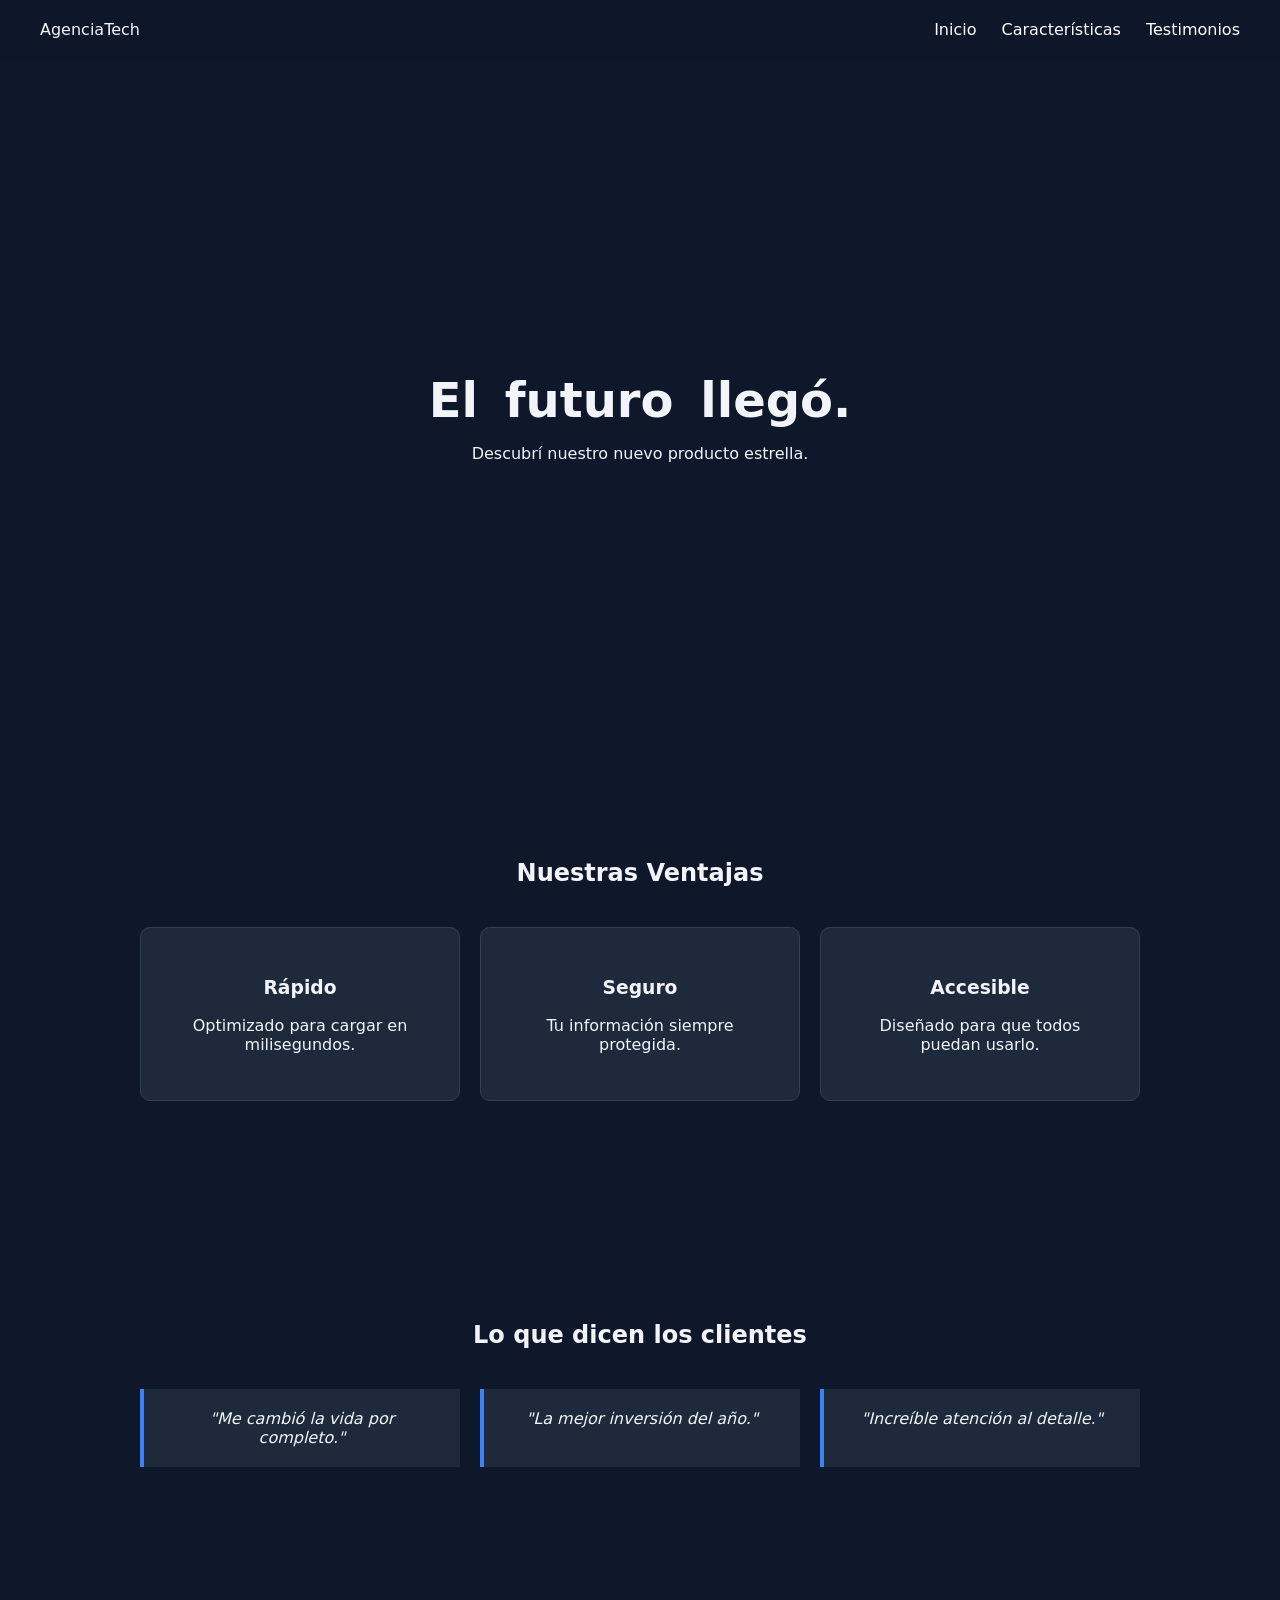
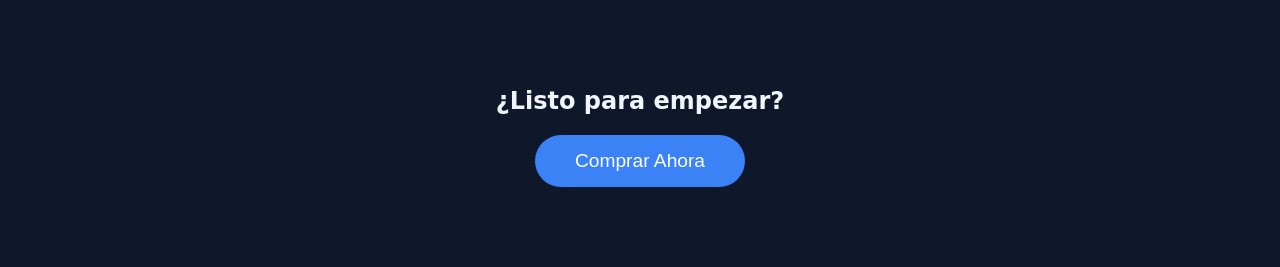
<file: modulo-01_html-css/ejercicio-07_animaciones/solucion/index.html>
<!DOCTYPE html>
<html lang="es">
<head>
    <meta charset="UTF-8">
    <meta name="viewport" content="width=device-width, initial-scale=1.0">
    <title>Landing Page - Animaciones de Alto Rendimiento</title>
    <link rel="stylesheet" href="styles.css">
    <link rel="stylesheet" href="animations.css">
</head>
<body>

    <div class="loader-container">
        <div class="loader"></div>
    </div>

    <nav class="navbar">
        <div class="logo">AgenciaTech</div>
        <div class="nav-links">
            <a href="#" class="nav-link">Inicio</a>
            <a href="#" class="nav-link">Características</a>
            <a href="#" class="nav-link">Testimonios</a>
        </div>
    </nav>

    <header class="hero">
        <div class="hero-content animar clip-reveal">
            <h1>
                <span class="animar fade-in palabra" style="--delay: 0.2s">El</span>
                <span class="animar fade-in palabra" style="--delay: 0.4s">futuro</span>
                <span class="animar fade-in palabra" style="--delay: 0.6s">llegó.</span>
            </h1>
            <p class="animar slide-up" style="--delay: 0.8s">Descubrí nuestro nuevo producto estrella.</p>
        </div>
    </header>

    <section class="features">
        <h2 class="animar fade-in">Nuestras Ventajas</h2>
        <div class="cards-grid">
            <div class="card animar slide-side" style="--delay: 0.1s">
                <h3>Rápido</h3>
                <p>Optimizado para cargar en milisegundos.</p>
            </div>
            <div class="card animar slide-side" style="--delay: 0.3s">
                <h3>Seguro</h3>
                <p>Tu información siempre protegida.</p>
            </div>
            <div class="card animar slide-side" style="--delay: 0.5s">
                <h3>Accesible</h3>
                <p>Diseñado para que todos puedan usarlo.</p>
            </div>
        </div>
    </section>

    <section class="testimonios">
        <h2 class="animar slide-up">Lo que dicen los clientes</h2>
        <div class="testimonios-grid">
            <blockquote class="animar fade-in" style="--delay: 0.2s">"Me cambió la vida por completo."</blockquote>
            <blockquote class="animar fade-in" style="--delay: 0.4s">"La mejor inversión del año."</blockquote>
            <blockquote class="animar fade-in" style="--delay: 0.6s">"Increíble atención al detalle."</blockquote>
        </div>
    </section>

    <section class="cta-section animar slide-up">
        <h2>¿Listo para empezar?</h2>
        <button class="btn-cta animar-respiracion">Comprar Ahora</button>
    </section>

    <script src="observer.js"></script>
</body>
</html>
</file>
<file: modulo-01_html-css/ejercicio-07_animaciones/solucion/styles.css>
:root {
    --color-fondo: #0f172a;
    --color-texto: #f1f5f9;
    --color-primario: #3b82f6;
    --color-acento: #10b981;
}

body {
    margin: 0;
    font-family: system-ui, sans-serif;
    background-color: var(--color-fondo);
    color: var(--color-texto);
    overflow-x: hidden;
}

/* Navbar y Links animados */
.navbar {
    display: flex;
    justify-content: space-between;
    padding: 20px 40px;
    background-color: rgba(15, 23, 42, 0.9);
    position: sticky;
    top: 0;
    z-index: 100;
}

.nav-link {
    color: white;
    text-decoration: none;
    margin-left: 20px;
    position: relative;
    padding-bottom: 5px;
}

/* REQ-1.7.7: Subrayado animado en hover con scaleX (Alto rendimiento) */
.nav-link::after {
    content: '';
    position: absolute;
    bottom: 0;
    left: 0;
    width: 100%;
    height: 2px;
    background-color: var(--color-primario);
    transform: scaleX(0);
    transform-origin: right;
    transition: transform 0.3s ease;
}

.nav-link:hover::after {
    transform: scaleX(1);
    transform-origin: left;
}

/* Secciones Generales */
.hero, .features, .testimonios, .cta-section {
    padding: 80px 20px;
    text-align: center;
}

.hero {
    min-height: 60vh;
    display: flex;
    align-items: center;
    justify-content: center;
}

.hero h1 { font-size: 3rem; margin-bottom: 10px; }
.palabra { display: inline-block; margin: 0 5px; }

.cards-grid, .testimonios-grid {
    display: grid;
    grid-template-columns: repeat(auto-fit, minmax(250px, 1fr));
    gap: 20px;
    max-width: 1000px;
    margin: 40px auto;
}

.card {
    background-color: #1e293b;
    padding: 30px;
    border-radius: 10px;
    border: 1px solid #334155;
}

blockquote {
    background-color: #1e293b;
    padding: 20px;
    border-left: 4px solid var(--color-primario);
    font-style: italic;
    margin: 0;
}

/* REQ-1.7.5: Botón CTA con transition para el hover */
.btn-cta {
    background-color: var(--color-primario);
    color: white;
    border: none;
    padding: 15px 40px;
    font-size: 1.2rem;
    border-radius: 30px;
    cursor: pointer;
    transition: background-color 0.3s ease, transform 0.3s ease;
}

.btn-cta:hover {
    background-color: #2563eb;
    transform: translateY(-3px); /* Esto no rompe la animación infinita porque actúan sobre capas distintas o se pisan elegantemente si es puro CSS, aunque acá la respiración maneja el scale, no el translate */
}
</file>
<file: modulo-01_html-css/ejercicio-07_animaciones/solucion/animations.css>
/* ESTADOS INICIALES (Ocultos por defecto, REQ-1.7.4) */
.animar {
    opacity: 0;
    /* Evitamos interacciones mientras están invisibles */
    pointer-events: none; 
}

/* LA MAGIA DEL INTERSECTION OBSERVER */
.animar.visible {
    /* Mantenemos el estado final al terminar */
    animation-fill-mode: forwards;
    pointer-events: auto;
    /* REQ-1.7.11: Duración saludable (entre 150ms y 1500ms) */
    animation-duration: 0.8s;
    animation-timing-function: ease-out;
    /* Consumimos la variable de CSS inline del HTML, con 0s por defecto */
    animation-delay: var(--delay, 0s); 
}

/* 1. Fade In */
.animar.fade-in.visible {
    animation-name: fadeIn;
}
@keyframes fadeIn {
    from { opacity: 0; }
    to { opacity: 1; }
}

/* 2. Slide from Bottom */
.animar.slide-up.visible {
    animation-name: slideUp;
}
@keyframes slideUp {
    from { opacity: 0; transform: translateY(40px); }
    to { opacity: 1; transform: translateY(0); }
}

/* 3. Slide from Side */
.animar.slide-side.visible {
    animation-name: slideSide;
}
@keyframes slideSide {
    from { opacity: 0; transform: translateX(-50px); }
    to { opacity: 1; transform: translateX(0); }
}

/* 4. Técnica Avanzada: Clip Path Reveal (REQ-1.7.13-A) */
.animar.clip-reveal.visible {
    animation-name: clipReveal;
    animation-duration: 1.2s;
}
@keyframes clipReveal {
    from { 
        opacity: 0; 
        clip-path: polygon(0 0, 100% 0, 100% 0, 0 0); 
    }
    to { 
        opacity: 1; 
        clip-path: polygon(0 0, 100% 0, 100% 100%, 0 100%); 
    }
}

/* ANIMACIONES CONTINUAS (Infinitas) */

/* REQ-1.7.6 y REQ-1.7.12: Respiración de Botón */
.animar-respiracion {
    animation: respirar 3s ease-in-out infinite;
}
@keyframes respirar {
    0% { transform: scale(1); }
    50% { transform: scale(1.05); }
    100% { transform: scale(1); }
}

/* REQ-1.7.8: Loader CSS Puro */
.loader-container {
    display: flex;
    justify-content: center;
    padding: 20px;
    /* Agregamos esta animación para que se auto-destruya visualmente */
    animation: desaparecerLoader 2.5s forwards;
}

@keyframes desaparecerLoader {
    0% { opacity: 1; height: auto; }
    80% { opacity: 1; height: auto; } /* Se mantiene visible unos 2 segundos */
    100% { 
        opacity: 0; 
        height: 0; 
        padding: 0; 
        visibility: hidden; /* Lo escondemos del todo para que no estorbe */
    }
}

.loader {
    width: 40px;
    height: 40px;
    border: 4px solid rgba(255, 255, 255, 0.1);
    border-left-color: var(--color-primario);
    border-radius: 50%;
    animation: girar 1s linear infinite;
}
@keyframes girar {
    from { transform: rotate(0deg); }
    to { transform: rotate(360deg); }
}


/* =======================================================
   ACCESIBILIDAD: PREFERS REDUCED MOTION (REQ-1.7.10)
   ======================================================= */
@media (prefers-reduced-motion: reduce) {
    /* Matamos todas las animaciones y transiciones de golpe */
    *, *::before, *::after {
        animation-duration: 0.01ms !important;
        animation-iteration-count: 1 !important;
        transition-duration: 0.01ms !important;
        scroll-behavior: auto !important;
    }
    /* Aseguramos que los elementos se vean aunque no se animen */
    .animar {
        opacity: 1 !important;
    }
}
/* TP-CHECK: 1.7 | BENAVENTE-DYLAN | prefers-reduced-motion existe porque: es una directiva fundamental de accesibilidad web, permite que el navegador respete la configuración del sistema operativo del usuario para apagar animaciones, previniendo mareos, dolores de cabeza o convulsiones en personas con trastornos vestibulares o fotosensibilidad. */
</file>
